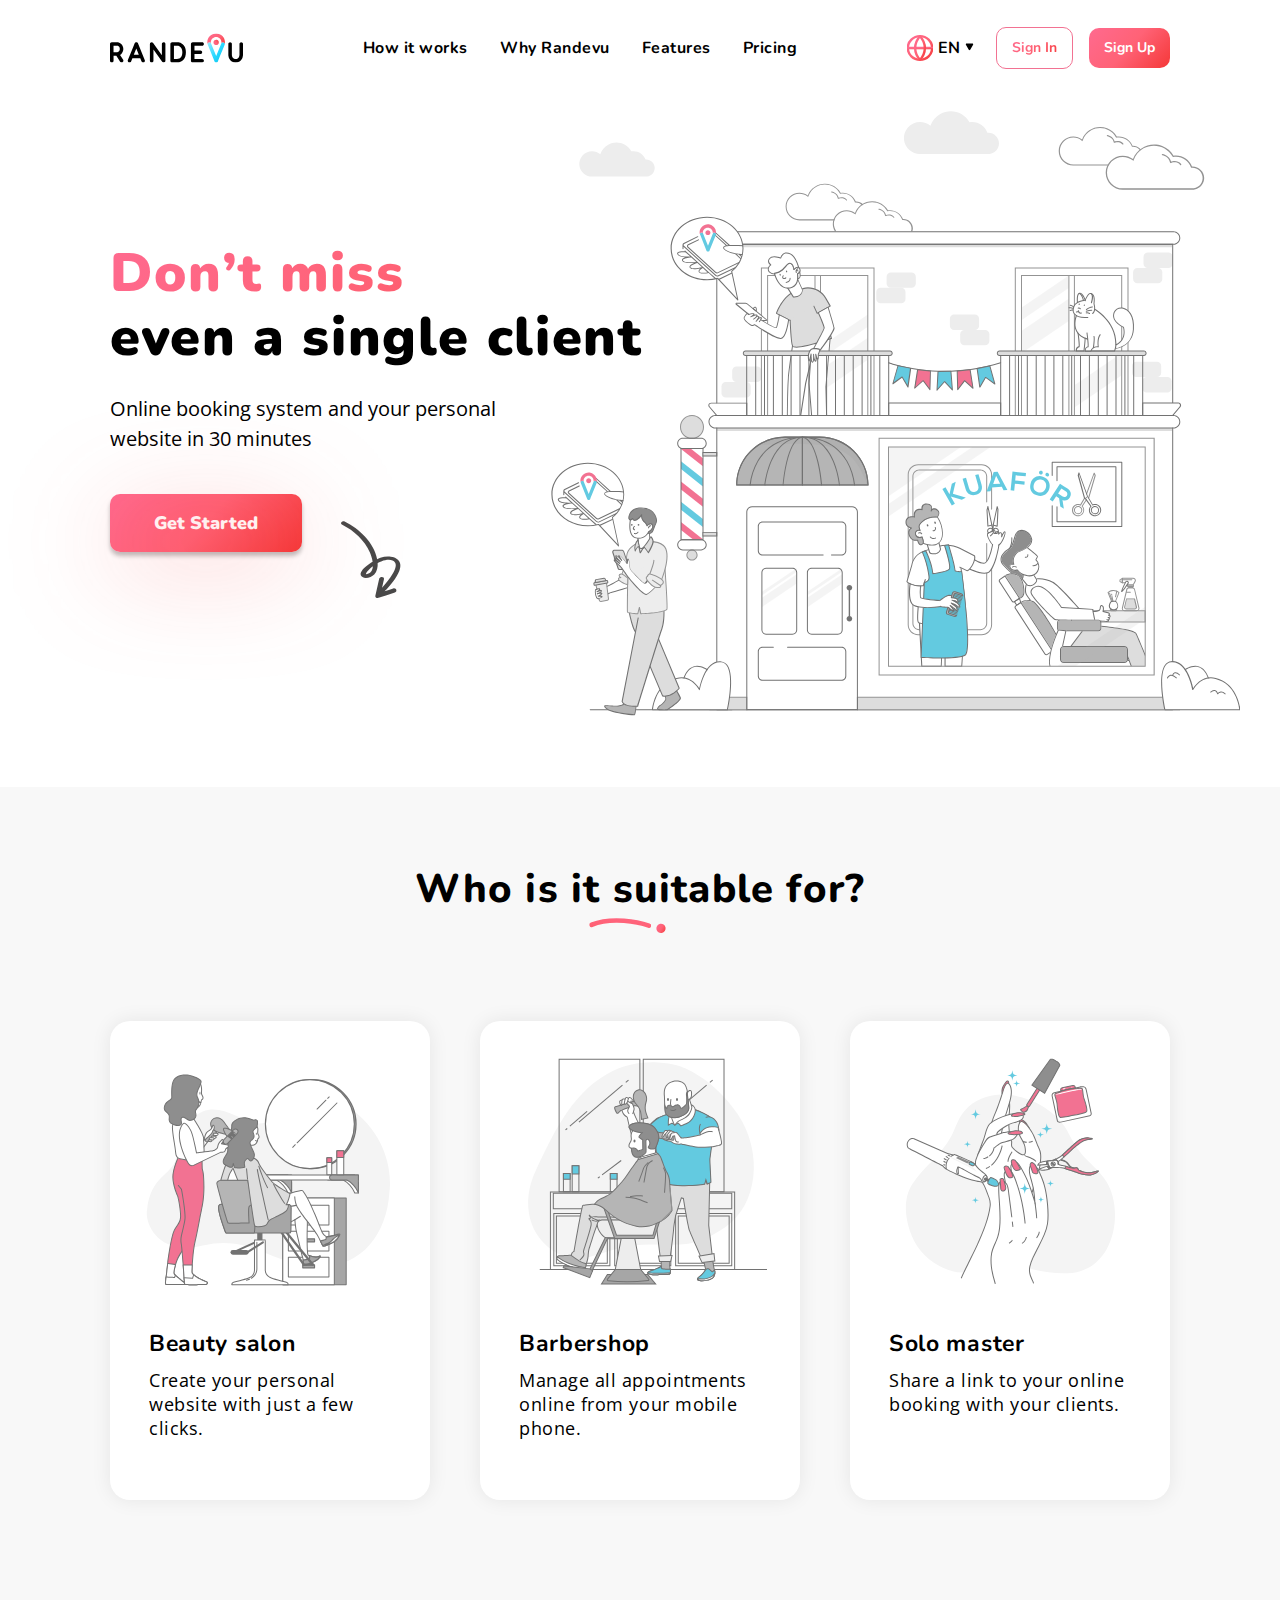
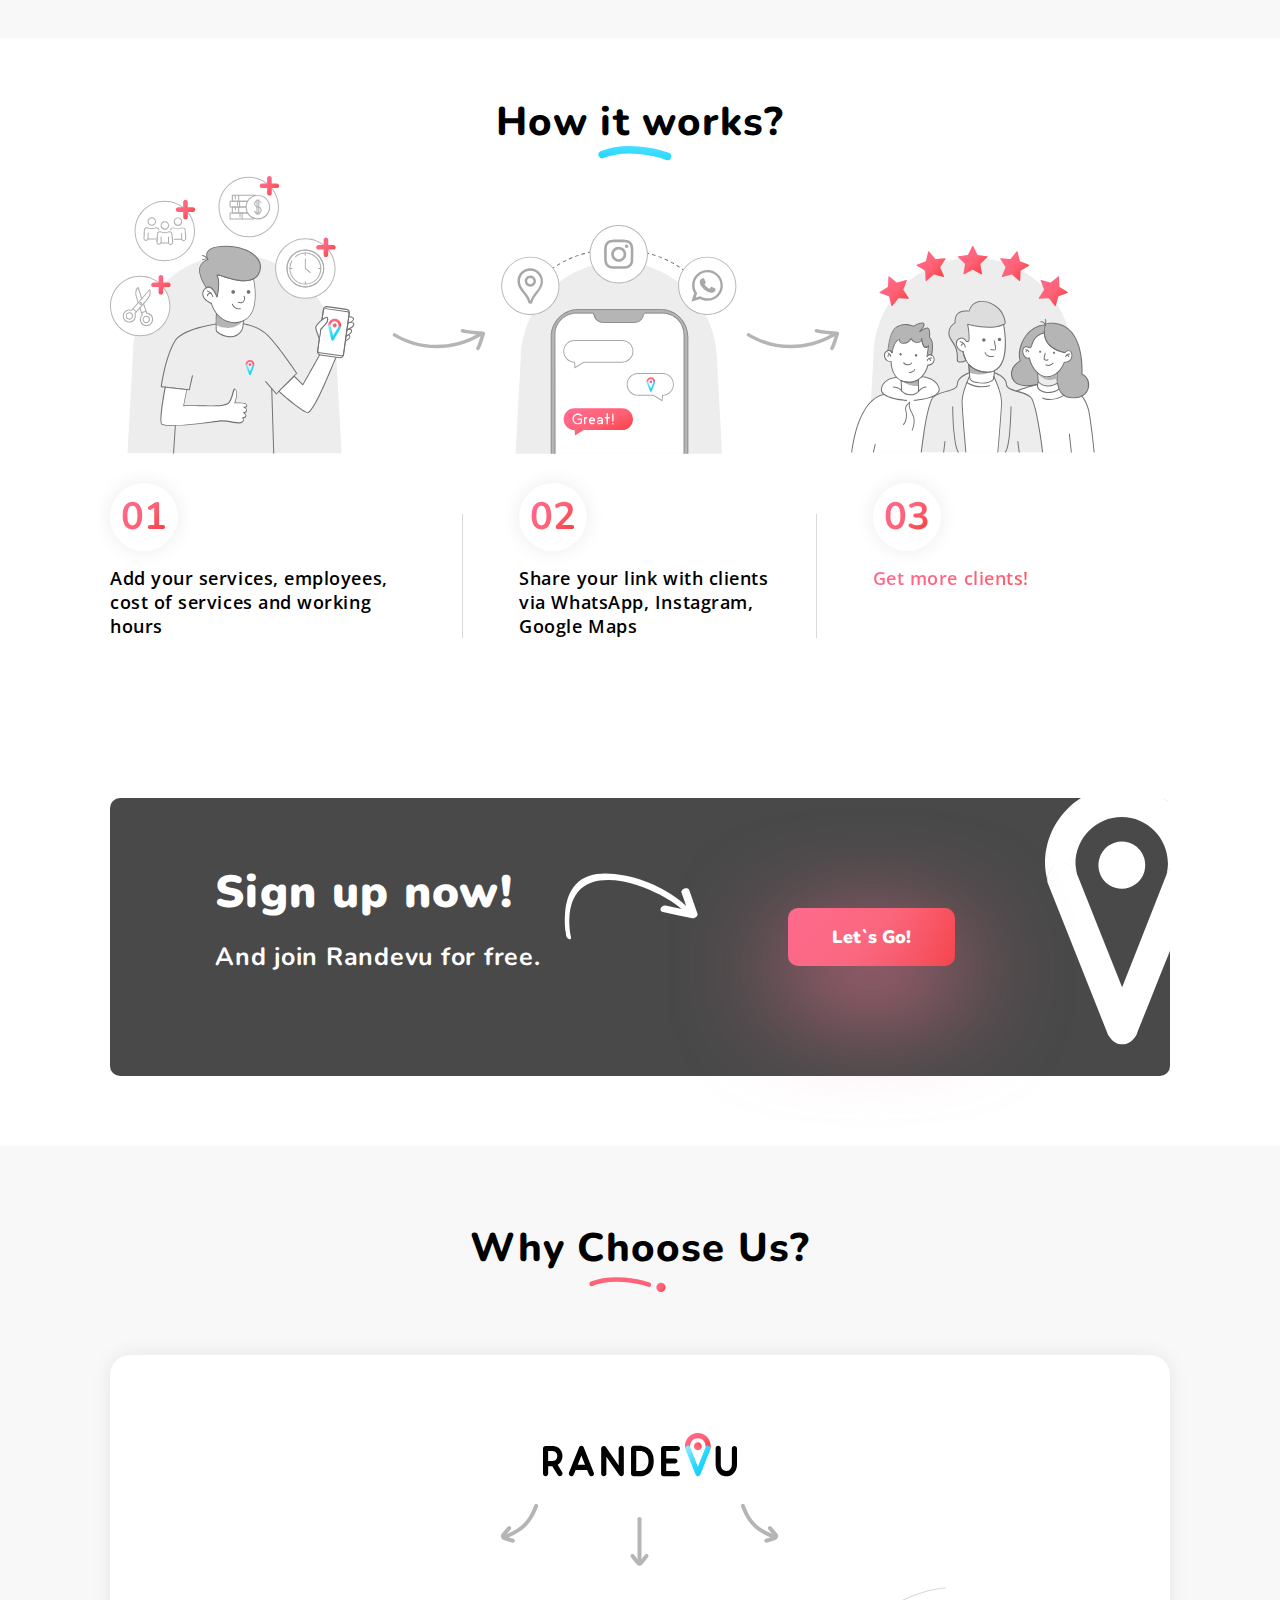
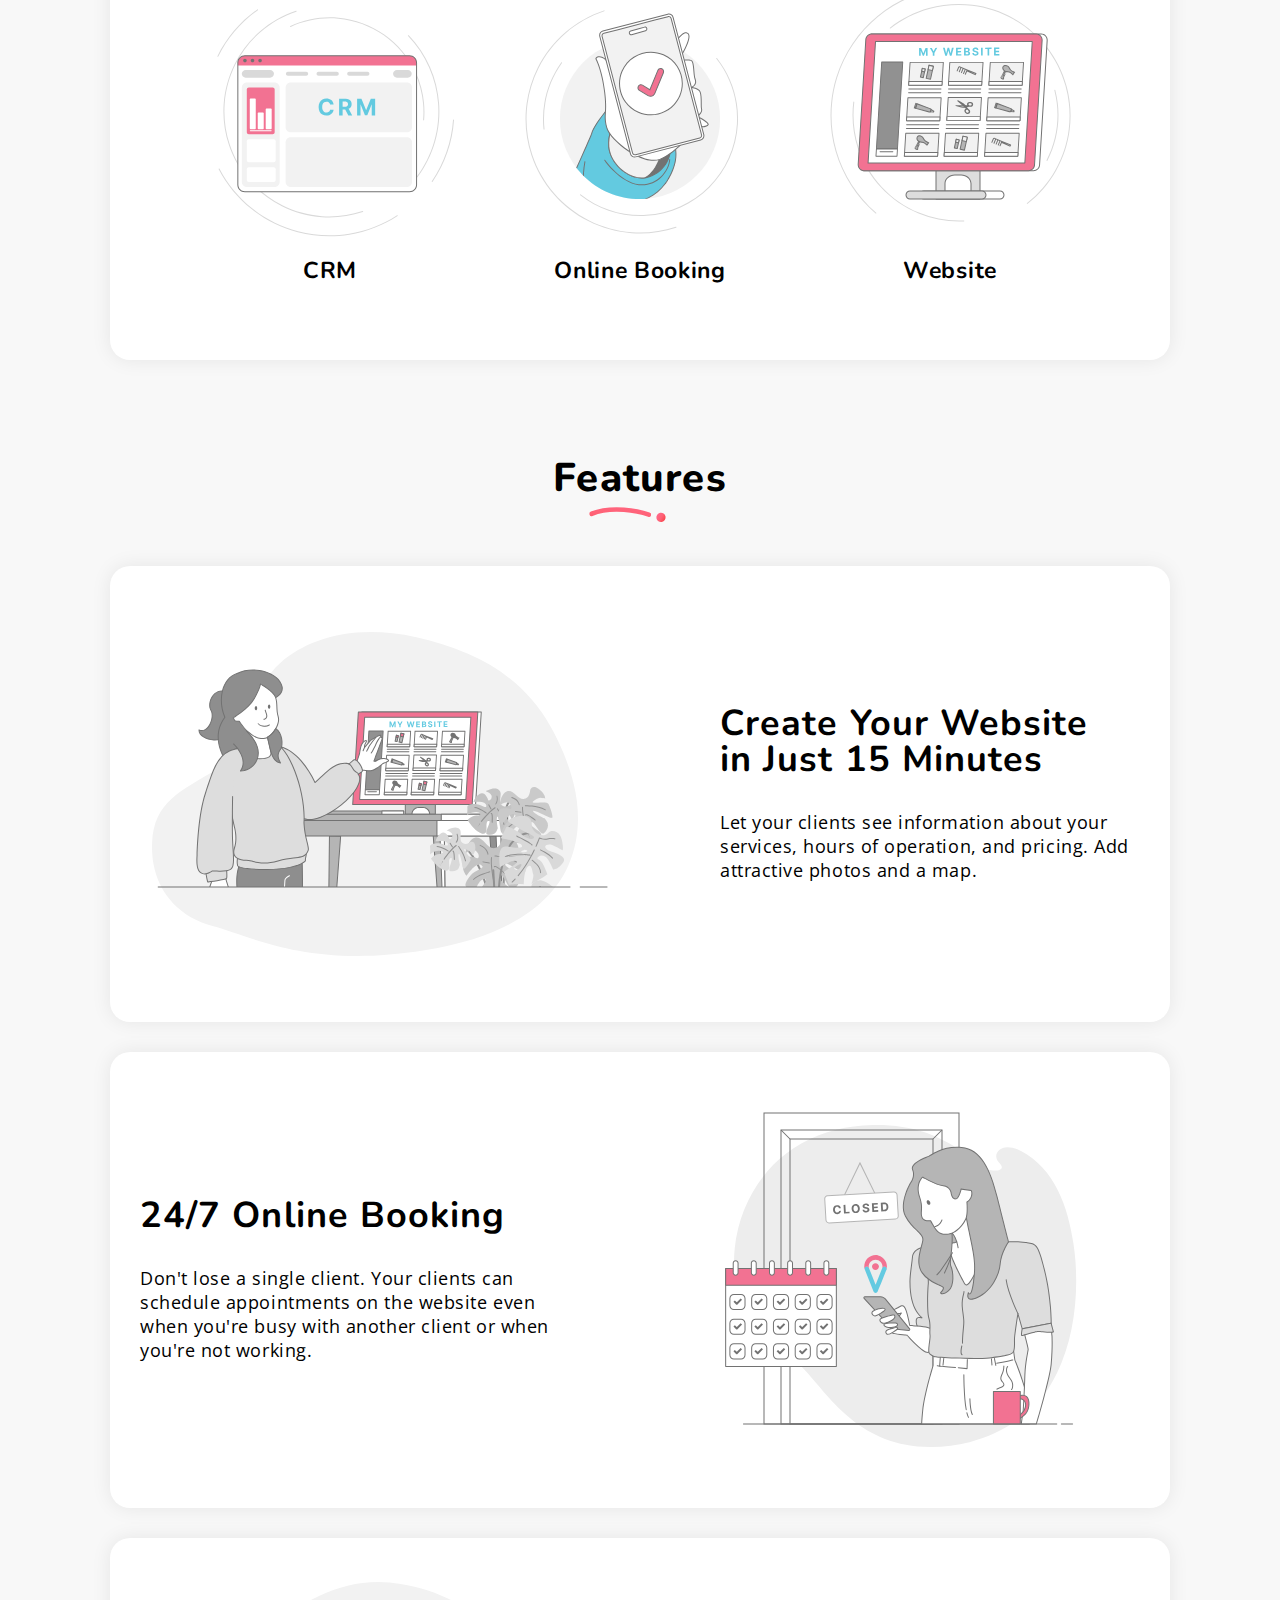
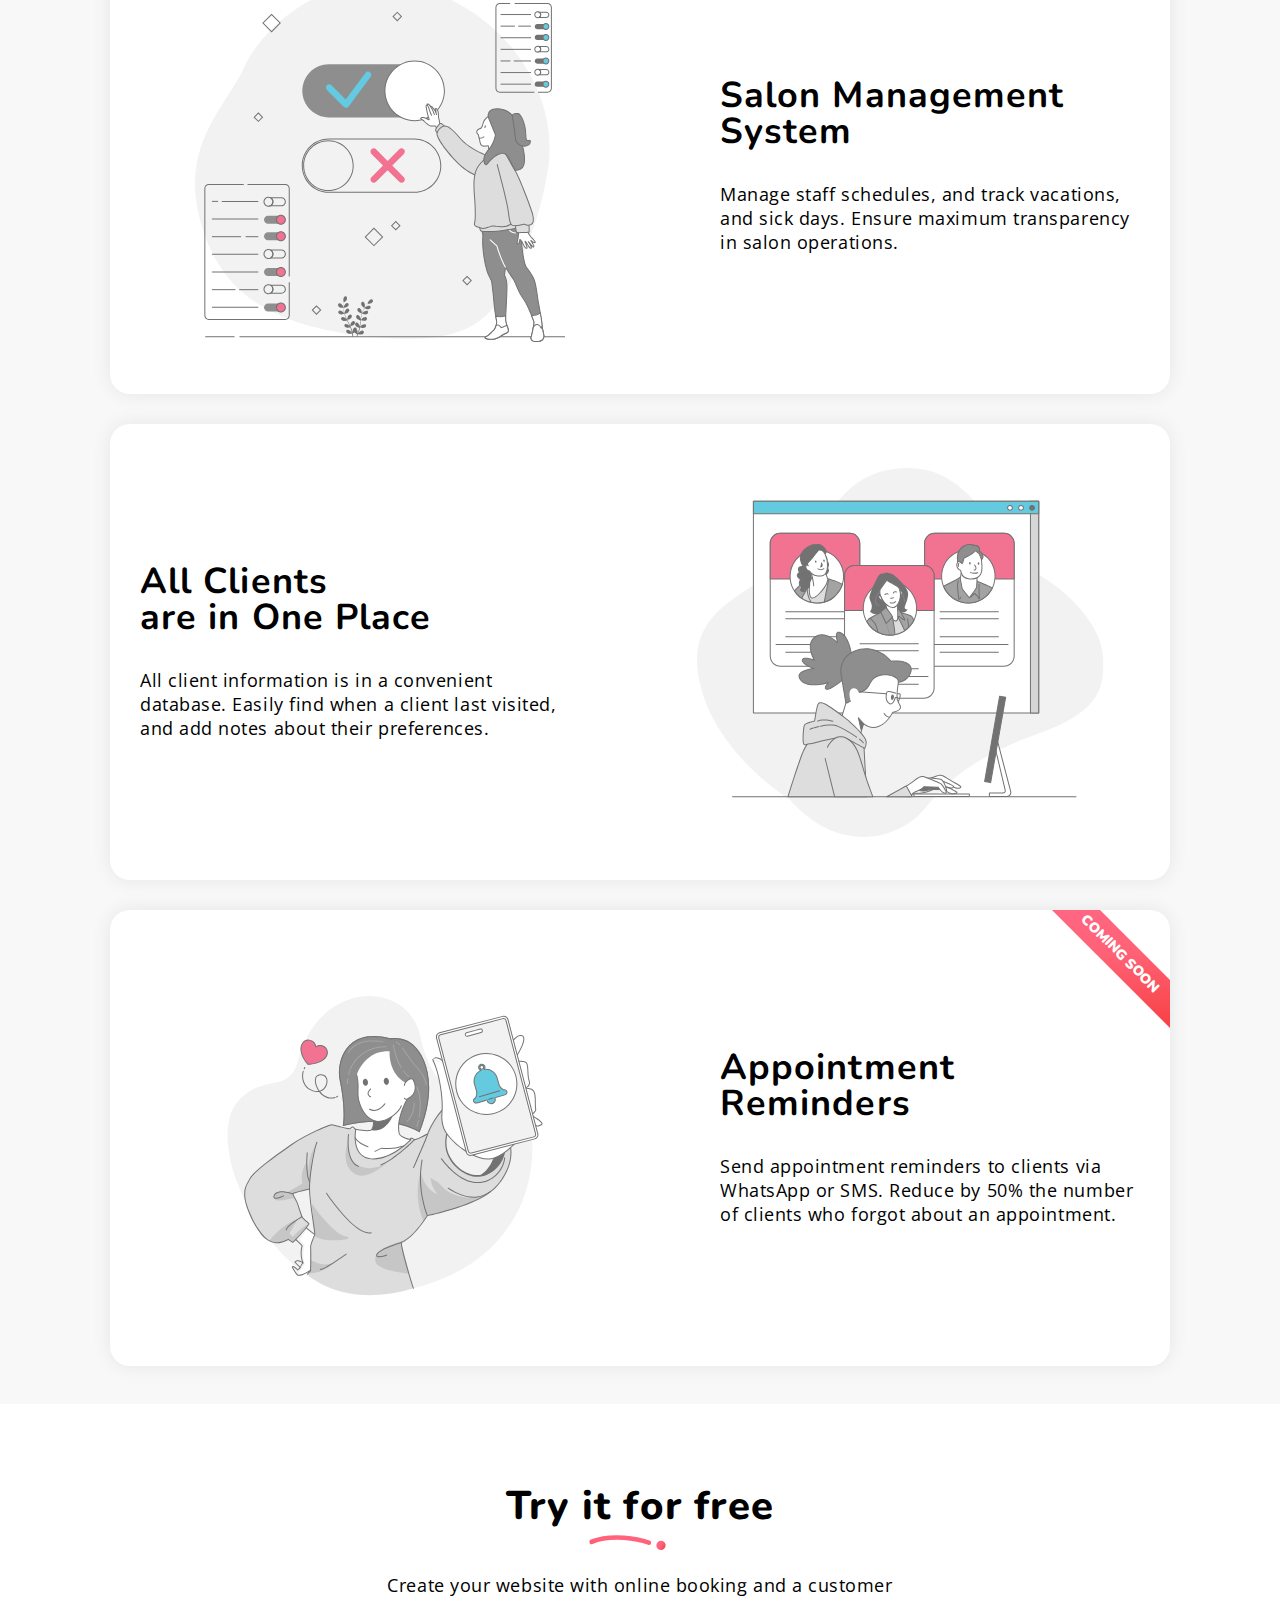
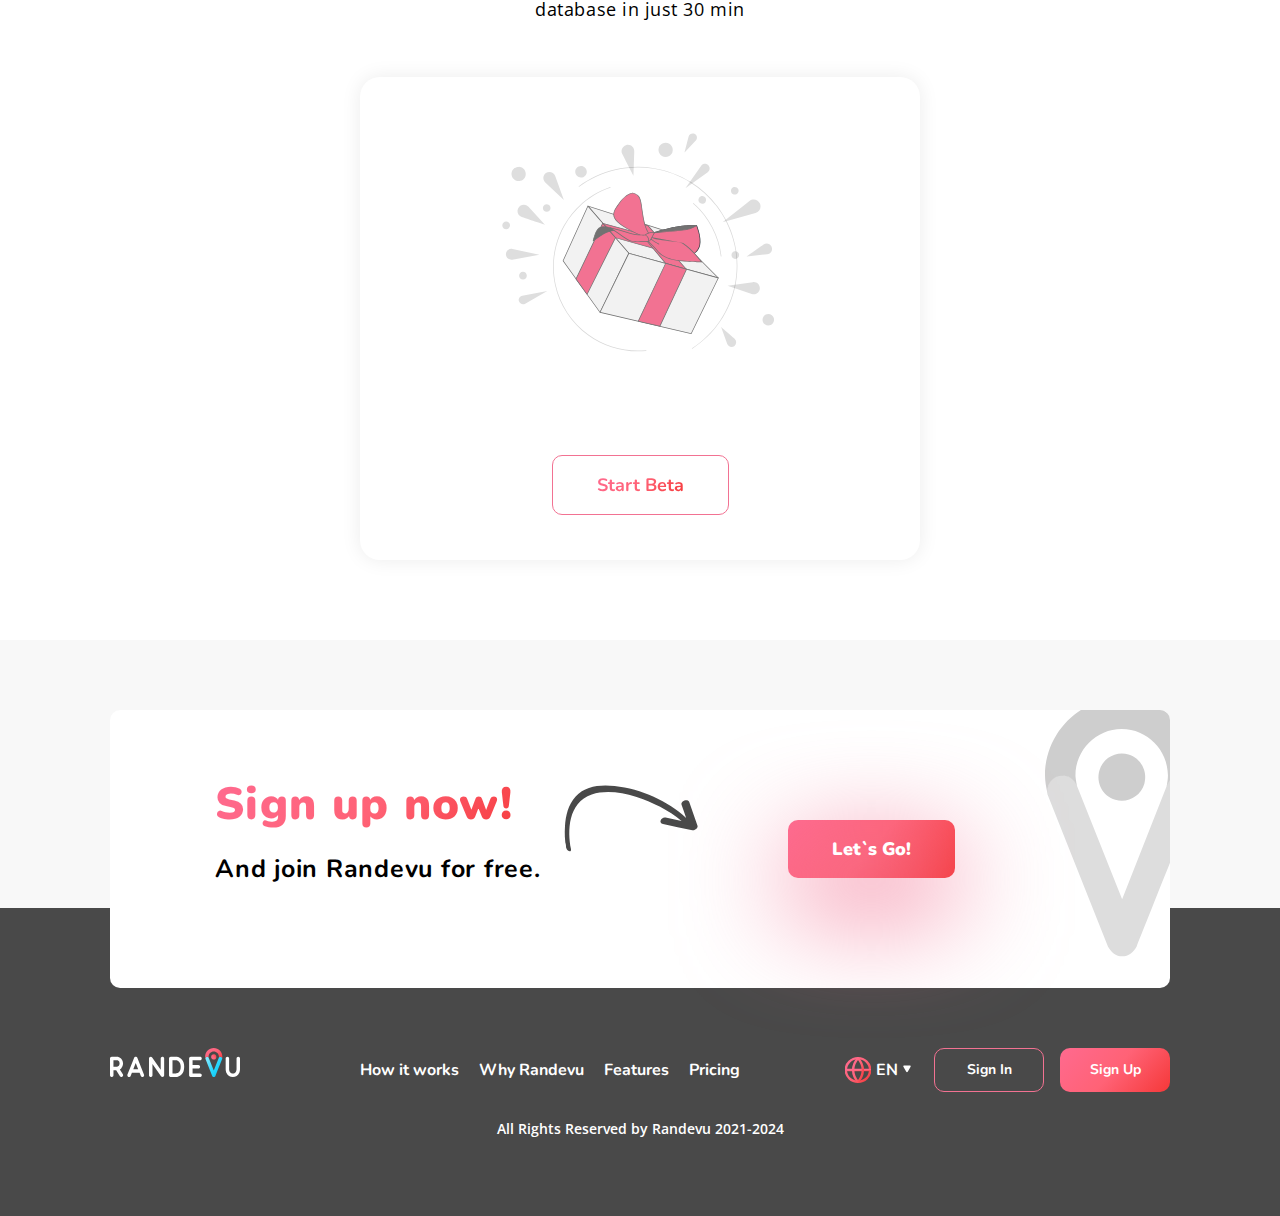
<file: index.html>
<!DOCTYPE html>
<html lang="en">
  <head>
    <meta charset="UTF-8" />
    <meta
      name="viewport"
      content="width=device-width, initial-scale=1.0, maximum-scale=1"
    />
    <title>Randevu</title>
    <link rel="stylesheet" href="css/normalize.css" type="text/css" />
    <link rel="stylesheet" href="css/reset.css" type="text/css" />

    <link rel="stylesheet" href="css/style.css" type="text/css" />
    <script defer src="js/script.js"></script>
  </head>
  <body>
    <!-- begin header -->
    <header class="header">
      <div class="container">
        <div class="header__inner">
          <!-- begin Navbar -->
          <nav class="nav">
            <div class="header__logo">
              <a href="#" class="header__logo-link">
                <img
                  class="header__logo-img"
                  src="./images/logo.svg"
                  width="133"
                  height="29"
                  alt="Logo"
                />
              </a>
            </div>
            <div class="menu__list-wrapper">
              <div class="header__left-wrapper">
                <ul class="menu__list">
                  <li class="menu__list-item">
                    <a class="menu__listlink" href="#how">How it works</a>
                  </li>
                  <li class="menu__list-item">
                    <a class="menu__listlink" href="#why">Why Randevu</a>
                  </li>
                  <li class="menu__list-item">
                    <a class="menu__listlink" href="#features">Features</a>
                  </li>
                  <li class="menu__list-item">
                    <a class="menu__listlink" href="#pricing">Pricing</a>
                  </li>
                </ul>
              </div>
              <div class="header__right-wrapper">
                <ul class="menu__list-btns active">
                  <li class="menu__list-item">
                    <a
                      href="#"
                      class="menu__list-itemlink menu__list-itemlink--signin button button--outlined"
                      ><span class="menu__link-text gradient-font"
                        >Sign In</span
                      >
                    </a>
                  </li>
                  <li class="menu__list-item">
                    <a
                      href="#"
                      class="menu__list-itemlink menu__list-itemlink--signup button button--filled"
                      ><span class="menu__link-text">Sign Up</span>
                    </a>
                  </li>
                </ul>

                <div class="header__language-wrapper">
                  <div
                    class="header__language header__language--landing language-select"
                  >
                    <button class="language-select__button">
                      <img
                        alt=""
                        class="language-select__button-img"
                        src="./images/icon-world.svg"
                      />
                      <span class="language-select__language-selected">EN</span>
                    </button>
                    <div class="language-select__list-wrapper">
                      <ul class="language-select__list">
                        <li class="language-select__list-item active">
                          <a>EN</a>
                        </li>
                        <li class="language-select__list-item"><a>DE</a></li>
                        <li class="language-select__list-item"><a>TR</a></li>
                      </ul>
                    </div>
                  </div>
                </div>
              </div>
            </div>
            <div class="menu__mobilebtns--wrapper">
              <div class="menu__burger">
                <span></span>
              </div>
            </div>
          </nav>

          <!-- end Navbar -->
        </div>
      </div>
    </header>
    <!-- end header -->
    <section class="intro">
      <div class="intro__inner">
        <div class="container">
          <div class="intro__wrapper">
            <div class="intro__content-left">
              <p class="intro__description">
                <span class="intro__description-span gradient-font"
                  >Don’t miss</span
                >
                even a single client
              </p>
              <h1 class="intro__title">
                Online booking system and your personal website in 30 minutes
              </h1>
              <a href="#" class="intro__btn button button--glow"
                ><span class="intro__btn-text">Get Started</span>
              </a>
            </div>
          </div>
        </div>

        <div class="intro__img-wrapper">
          <img
            class="intro__img"
            src="./images/first-screen-img.svg"
            alt="Illustration"
          />
        </div>
      </div>
    </section>
    <section class="target">
      <div class="container container--shadow">
        <h2 class="target__title section-title">Who is it suitable for?</h2>
        <div class="shadow__wrapper">
          <ul class="target__list">
            <li class="target__list-item target-card">
              <div class="target-card__inner">
                <img
                  src="./images/target-img-1.svg"
                  alt="Service image"
                  class="target-card__img"
                />

                <div class="target-card__content">
                  <h6 class="target-card__title">Beauty salon</h6>
                  <p class="target-card__description">
                    Create your personal website with just a few clicks.
                  </p>
                </div>
              </div>
            </li>
            <li class="target__list-item target-card">
              <div class="target-card__inner">
                <img
                  src="./images/target-img-2.svg"
                  alt="Service image"
                  class="target-card__img"
                  width="236"
                  height="236"
                />

                <div class="target-card__content">
                  <h6 class="target-card__title">Barbershop</h6>
                  <p class="target-card__description">
                    Manage all appointments online from your mobile phone.
                  </p>
                </div>
              </div>
            </li>
            <li class="target__list-item target-card">
              <div class="target-card__inner">
                <img
                  src="./images/target-img-3.svg"
                  alt="Service image"
                  class="target-card__img"
                  width="236"
                  height="236"
                />

                <div class="target-card__content">
                  <h6 class="target-card__title">Solo master</h6>
                  <p class="target-card__description">
                    Share a link to your online booking with your clients.
                  </p>
                </div>
              </div>
            </li>
          </ul>
        </div>
      </div>
    </section>
    <section class="how" id="how">
      <div class="container">
        <div class="how__inner">
          <h2 class="how__title section-title">How it works?</h2>
          <ul class="how__list">
            <li class="how__list-item how-card">
              <div class="how-card__inner">
                <div class="how-card__content">
                  <div class="how-card__number-wrapper">
                    <span class="how-card__number gradient-font">01</span>
                  </div>
                  <p class="how-card__description">
                    Add your services, employees,<br />
                    cost of services and working hours
                  </p>
                </div>

                <div class="how-card__img-wrapper">
                  <img
                    src="./images/how-img-1.svg"
                    alt="Process illustration"
                    class="how-card__img how-card__img--01"
                  />
                </div>
              </div>
            </li>
            <li class="how__list-item how-card">
              <div class="how-card__inner">
                <div class="how-card__content">
                  <div class="how-card__number-wrapper">
                    <span class="how-card__number gradient-font">02</span>
                  </div>
                  <p class="how-card__description">
                    Share your link with clients via WhatsApp, Instagram, Google
                    Maps
                  </p>
                </div>

                <div class="how-card__img-wrapper">
                  <img
                    src="./images/how-img-2.svg"
                    alt="Process illustration"
                    class="how-card__img how-card__img--02"
                  />
                </div>
              </div>
            </li>
            <li class="how__list-item how-card how-card--accent">
              <div class="how-card__inner">
                <div class="how-card__content">
                  <div class="how-card__number-wrapper">
                    <span class="how-card__number gradient-font">03</span>
                  </div>
                  <p class="how-card__description">Get more clients!</p>
                </div>

                <div class="how-card__img-wrapper">
                  <img
                    src="./images/how-img-3.svg"
                    alt="Process illustration"
                    class="how-card__img how-card__img--03"
                  />
                </div>
              </div>
            </li>
          </ul>
        </div>
      </div>
    </section>

    <section class="banner">
      <div class="container">
        <div class="banner__wrapper">
          <div class="banner__inner">
            <div class="banner__content">
              <h2 class="banner__title">Sign up now!</h2>
              <p class="banner__description">And join Randevu for free.</p>
            </div>
            <div class="banner__btn-wrapper">
              <button class="banner__btn button button--glowpink">
                <span class="banner__btn-text">Let`s Go!</span>
              </button>
            </div>
          </div>
        </div>
      </div>
    </section>

    <section class="choose" id="why">
      <div class="container container--shadow">
        <h2 class="choose__title section-title">Why Choose Us?</h2>
        <div class="shadow__wrapper">
          <div class="choose__inner">
            <div class="choose__logo-wrapper">
              <img
                src="./images/choose-logo.svg"
                alt="Randevu has..."
                class="choose__logo-img"
                width="194"
                height="67"
              />
            </div>
            <ul class="choose__list">
              <li class="choose__item">
                <img
                  src="./images/choose-img-crm.svg"
                  alt="Reason illustration"
                  class="choose__item-img"
                />
                <p class="choose__item-description">CRM</p>
              </li>
              <li class="choose__item">
                <img
                  src="./images/choose-img-booking.svg"
                  alt="Reason illustration"
                  class="choose__item-img"
                />
                <p class="choose__item-description">Online Booking</p>
              </li>
              <li class="choose__item">
                <img
                  src="./images/choose-img-website.svg"
                  alt="Reason illustration"
                  class="choose__item-img"
                />
                <p class="choose__item-description">Website</p>
              </li>
            </ul>
          </div>
        </div>
      </div>
    </section>

    <section class="features" id="features">
      <div class="container container--shadow">
        <h2 class="features__title section-title">Features</h2>
        <div class="shadow__wrapper">
          <ul class="features__list">
            <li class="feature__item feature-card">
              <div class="feature-card__inner">
                <div class="feature-card__img-wrapper">
                  <img
                    src="./images/feature-img-1.svg"
                    alt="Feature illustration"
                    class="feature-card__img"
                  />
                </div>
                <div class="feature-card__content">
                  <h6 class="feature-card__title">
                    Create Your Website in Just 15 Minutes
                  </h6>
                  <p class="feature-card__description">
                    Let your clients see information about your services, hours
                    of operation, and pricing. Add attractive photos and a map.
                  </p>
                </div>
              </div>
            </li>
            <li class="feature__item feature-card">
              <div class="feature-card__inner">
                <div class="feature-card__img-wrapper">
                  <img
                    src="./images/feature-img-2.svg"
                    alt="Feature illustration"
                    class="feature-card__img"
                  />
                </div>
                <div class="feature-card__content">
                  <h6 class="feature-card__title">24/7 Online Booking</h6>
                  <p class="feature-card__description">
                    Don't lose a single client. Your clients can schedule
                    appointments on the website even when you're busy with
                    another client or when you're not working.
                  </p>
                </div>
              </div>
            </li>
            <li class="feature__item feature-card">
              <div class="feature-card__inner">
                <div class="feature-card__img-wrapper">
                  <img
                    src="./images/feature-img-3.svg"
                    alt="Feature illustration"
                    class="feature-card__img"
                  />
                </div>
                <div class="feature-card__content">
                  <h6 class="feature-card__title">Salon Management System</h6>
                  <p class="feature-card__description">
                    Manage staff schedules, and track vacations, and sick days.
                    Ensure maximum transparency in salon operations.
                  </p>
                </div>
              </div>
            </li>
            <li class="feature__item feature-card">
              <div class="feature-card__inner">
                <div class="feature-card__img-wrapper">
                  <img
                    src="./images/feature-img-4.svg"
                    alt="Feature illustration"
                    class="feature-card__img"
                  />
                </div>
                <div class="feature-card__content">
                  <h6 class="feature-card__title">
                    All Clients are in One Place
                  </h6>
                  <p class="feature-card__description">
                    All client information is in a convenient database. Easily
                    find when a client last visited, and add notes about their
                    preferences.
                  </p>
                </div>
              </div>
            </li>
            <li class="feature__item feature-card feature-card--accent">
              <div class="feature-card__inner">
                <div class="feature-card__img-wrapper">
                  <img
                    src="./images/feature-img-5.svg"
                    alt="Feature illustration"
                    class="feature-card__img"
                  />
                </div>
                <div class="feature-card__content">
                  <h6 class="feature-card__title">Appointment Reminders</h6>
                  <p class="feature-card__description">
                    Send appointment reminders to clients via WhatsApp or SMS.
                    Reduce by 50% the number of clients who forgot about an
                    appointment.
                  </p>
                </div>
              </div>
            </li>
          </ul>
        </div>
      </div>
    </section>

    <section class="try" id="pricing">
      <div class="container container--shadow">
        <h2 class="try__title section-title">Try it for free</h2>
        <div class="shadow__wrapper">
          <p class="try__description">
            Create your website with online booking and a customer database in
            just 30 min
          </p>

          <div class="try__card-wrapper">
            <div class="try__card-inner">
              <img
                src="./images/try-gift-img.svg"
                alt=""
                class="try__card-img"
              />
              <div class="try__card-btnwrapper">
                <a href="#" class="try__card-btn button button--outlined"
                  ><span class="try__card-btntext gradient-font"
                    >Start Beta</span
                  >
                </a>
              </div>
            </div>
          </div>
        </div>
      </div>
    </section>

    <section class="signup">
      <div class="container">
        <div class="signup__wrapper">
          <div class="signup__inner">
            <div class="signup__content">
              <h2 class="signup__title gradient-font">Sign up now!</h2>
              <p class="signup__description">And join Randevu for free.</p>
            </div>
            <div class="signup__btn-wrapper">
              <button class="signup__btn button button--glowpink">
                <span class="signup__btn-text">Let`s Go!</span>
              </button>
            </div>
          </div>
        </div>
      </div>
    </section>

    <footer class="footer">
      <div class="container">
        <nav class="footer__nav">
          <div class="footer__logo-wrapper">
            <img
              src="./images/logo-footer.svg"
              alt="Randevu logo"
              class="footer__logo-img"
              width="130"
              height="29"
            />
          </div>

          <div class="footer__btns">
            <div class="footer__signin-block active">
              <a
                href="#"
                class="footer__btn footer__btn--signin button button--outlined"
                ><span>Sign In</span>
              </a>

              <a
                href="#"
                class="footer__btn footer__btn--signup button button--filled"
                ><span>Sign Up</span>
              </a>
            </div>
          </div>
          <div class="footer__menu-wrapper">
            <ul class="footer__menu-list">
              <li class="footer__menu-item">
                <a href="#how" class="footer__menu-link">How it works</a>
              </li>
              <li class="footer__menu-item">
                <a href="#why" class="footer__menu-link">Why Randevu</a>
              </li>
              <li class="footer__menu-item">
                <a href="#features" class="footer__menu-link">Features</a>
              </li>
              <li class="footer__menu-item">
                <a href="#pricing" class="footer__menu-link">Pricing</a>
              </li>
            </ul>
            <div
              class="footer__language language-select language-select--white"
            >
              <button class="language-select__button">
                <img
                  alt=""
                  class="language-select__button-img"
                  src="./images/icon-world.svg"
                />
                <span class="language-select__language-selected">EN</span>
              </button>
              <div class="language-select__list-wrapper">
                <ul class="language-select__list">
                  <li class="language-select__list-item active">
                    <a>EN</a>
                  </li>
                  <li class="language-select__list-item"><a>DE</a></li>
                  <li class="language-select__list-item"><a>TR</a></li>
                </ul>
              </div>
            </div>
          </div>
        </nav>
        <p class="footer__copyright">
          All Rights Reserved by Randevu 2021-2024
        </p>
      </div>
    </footer>

    <div class="overlay"></div>
  </body>
</html>
</file>
<file: css/style.css>
@import url('https://fonts.googleapis.com/css2?family=Open+Sans:wght@300..800&display=swap');

@import url('https://fonts.googleapis.com/css2?family=Nunito:wght@200..1000&display=swap');

/* GLOBAL */

:root {
  --contentMain: #000000; /* Цвет шрифта по умолчанию */

  --backgroundMain: #ffffff; /* Цвет фона по умолчанию */
  --backgroundSecondary: #f8f8f8; /* Светло-серый фон */
  --backgroundGrey: #494949;
  --accentMain: #f27292;

  /* Gradients background */
  --gradientMain: linear-gradient(
    132deg,
    #ff6a8f 0%,
    #ff6276 49.48%,
    #f53838 100%
  );

  --gradientActive: linear-gradient(
    132deg,
    #fe295e 0%,
    #f2445a 49.48%,
    #ff0e0e 100%
  );
}

html {
  /* font-size: 10px; */
  /* 10px / 16px = 0.625 = 62.5% */
  font-size: 62.5%;
}

body {
  height: 100%;
  min-width: 32rem;
  min-height: 100vh;
  font-family: 'Nunito', 'Tahoma', sans-serif;
  background: var(--backgroundMain);
  color: var(--contentMain);
  font-weight: 700;
  font-size: 1.6rem;
  line-height: 2.4rem;
  word-wrap: break-word;
  position: relative;
}

.container {
  width: 100%;
  margin: 0 auto;
  padding: 0 2rem;
}

.container.container--shadow {
  padding: 0 0.5rem;
}

.shadow__wrapper {
  margin: 0 auto;
  padding: 0 1.5rem;
  overflow: visible;
}

.disable-scroll {
  overflow: hidden;
  height: 100vh;
  width: 100%;
  position: fixed;
  left: 0;
  top: 0;
}

.main {
  flex: 1 0 auto;
}

.footer {
  flex: 0 0 auto;
}

.visually-hidden:not(:focus):not(:active) {
  position: absolute;

  width: 1px;
  height: 1px;
  margin: -1px;
  border: 0;
  padding: 0;

  white-space: nowrap;

  clip-path: inset(100%);
  clip: rect(0 0 0 0);
  overflow: hidden;
}

@keyframes rotate {
  0% {
    transform: rotate(0);
  }

  100% {
    transform: rotate(360deg);
  }
}

/* Base styles */

.gradient-font {
  background-image: linear-gradient(
    132deg,
    #ff6a8f 0%,
    #ff6276 49.48%,
    #f53838 100%
  );
  color: transparent;
  background-clip: text;
  -webkit-background-clip: text;
}

.button {
  display: inline-flex;
  align-items: center;
  justify-content: center;
  background: var(--backgroundMain);
  font-weight: 700;
  padding: 0.8rem 1.5rem;
  border-radius: 1rem;

  opacity: 1;
  transition: all 0.3s;
  border: none;
  cursor: pointer;
}

.button.button--outlined {
  position: relative;
  background: var(--backgroundMain);

  -webkit-background-clip: text;
  background-clip: padding-box; /* !importanté */
  -webkit-background-clip: padding-box;
  border: 1px solid var(--accentMain); /* !importanté */
  transition: all 0.5s ease;
}

.button.button--outlined:hover,
.button.button--outlined:focus {
  background: linear-gradient(132deg, #ff6a8f 0%, #ff6276 49.48%, #f53838 100%);
  transition: all 0.5s ease;
}

.button.button--outlined:hover .button.button--outlined::before,
.button.button--outlined:focus .button.button--outlined::before {
  background: transparent;
  opacity: 0;
}

.button.button--outlined:hover .gradient-font,
.button.button--outlined:focus .gradient-font {
  background-clip: border-box;
  background-image: none;
  color: var(--backgroundMain);
}

.button.button--outlined:hover svg,
.button.button--outlined:hover svg stop,
.button.button--outlined:focus svg,
.button.button--outlined:focus svg stop {
  stop-color: var(--backgroundMain);
}

.button.button--filled,
.button.button--glow,
.button.button--glowpink {
  background: linear-gradient(132deg, #ff6a8f 0%, #ff6276 49.48%, #f53838 100%);
  color: var(--backgroundMain);
  transition: all 0.5s ease;
}

.button.button--filled:hover,
.button.button--filled:focus,
.button.button--glow:hover,
.button.button--glow:focus,
.button.button--glowpink:hover,
.button.button--glowpink:focus {
  background: linear-gradient(132deg, #fe295e 0%, #f2445a 49.48%, #ff0e0e 100%);
}

.button.button--glow,
.button.button--glowpink {
  position: relative;
  font-weight: 700;
  font-size: 1.5rem;
  line-height: 1.8rem;
  padding: 1.2rem 3rem;
  z-index: 2;
}

.button.button--glow::after {
  content: '';
  position: absolute;
  top: 50%;
  right: 0;
  left: 0;

  filter: blur(38.48936462402344px);
  border-radius: 1rem;
  width: 100%;
  height: 2.6rem;
  background: rgba(245, 56, 56, 0.35);
  z-index: 1;
}

.button.button--glowpink::after {
  content: '';
  position: absolute;
  top: 50%;
  right: 0;
  left: 0;

  border-radius: 1rem;
  width: 100%;
  height: 2.6rem;

  z-index: 1;
  filter: blur(54px);
  background: var(--accentMain);
}

.button.button--glowpink span {
  z-index: 3;
}
.section-title {
  font-weight: 800;
  font-size: 2.5rem;
  line-height: 2.8rem;
  letter-spacing: 0.03em;
  text-align: center;
}

.overlay {
  display: none;
  position: fixed;
  top: 0;
  left: 0;
  right: 0;
  bottom: 0;
  width: 100%;
  height: 100%;

  background: rgba(0, 0, 0, 0.4);

  z-index: 55;
  cursor: pointer;
}
.overlay.overlay--show {
  display: block;
}

/* Header */

.header {
  position: fixed;
  z-index: 70;
  width: 100%;
  background-color: var(--backgroundMain);
}

.header__inner {
  padding: 2.7rem 0;
}

.header__language-wrapper {
  display: flex;
  align-items: center;
  justify-content: center;
}

/* Nav */

.nav {
  display: flex;
  justify-content: space-between;
  align-items: center;
}

/* Language select */

.language-select {
  position: relative;
}

.language-select__button {
  position: relative;
  display: flex;
  justify-content: center;
  align-items: center;
  font-weight: 700;
  font-size: 1.6rem;
  line-height: 2rem;
  color: var(--contentMain);
  background-color: transparent;
  margin: 0 auto;
  padding: 0 2rem 0 0;
  border: none;
  outline: none;
  z-index: 10;
  cursor: pointer;
}

.language-select.language-select--white .language-select__button {
  color: var(--backgroundMain);
}

.language-select__button::after {
  position: absolute;
  content: '';
  border: none;
  background-image: url('./../images/icon-select-arrow.svg');
  background-repeat: no-repeat;
  top: 55%;
  transform: translateY(-50%);
  right: 0;
  width: 1.6rem;
  height: 1.6rem;
}

.language-select__button:focus {
  outline: 0;
}

.language-select__button.focused {
  border: 1px solid var(--accentFocused);
}
.language-select.language-select--white .language-select__button::after {
  background-image: url('./../images/icon-select-arrow-white.svg');
}

.language-select__button-img {
  width: 2.6rem;
  height: 2.6rem;
  object-fit: cover;
  margin-right: 0.5rem;
}

.language-select__language-selected {
  font-size: 1.6rem;
  line-height: 1.6rem;
  cursor: pointer;
}

.language-select__list-wrapper {
  opacity: 0;
  visibility: hidden;
  position: absolute;
  right: 0;
  margin-top: 1rem;
  background: var(--backgroundMain);
  overflow: hidden;
  padding: 0.5rem 0;
  min-width: 6rem;

  z-index: 5;
  border-radius: 0.8rem;
  border: 1px solid var(--backgroundExtraLight);
  transition: all 0.3s;
}

.language-select.language-select--white .language-select__list-wrapper {
  margin-top: 0;
  bottom: 4rem;
}

.language-select__list-wrapper.active {
  opacity: 1;
  visibility: visible;
}

.language-select__list {
  overflow: hidden;
}

.language-select__list-item {
  position: relative;
  text-align: center;

  display: flex;
  justify-content: flex-start;
  align-items: center;
  font-weight: 700;
  font-size: 1.6rem;
  line-height: 1.6rem;
  padding: 1rem;
  cursor: pointer;
  opacity: 1;
  transition: all 0.3s;
}

.language-select__list-item:hover,
.language-select__list-item:focus {
  cursor: pointer;
}

.language-select__list-item.active {
  color: var(--accentMain);
  font-weight: 700;
}

.language-select__list-item.active a,
.language-select__list-item:hover a {
  color: var(--accentMain);
  text-decoration: underline;
  font-weight: 700;
}

/* Menu burger */
.menu__burger {
  display: block;
  position: relative;
  height: 3rem;
  width: 2.4rem;
  margin-left: 2rem;
  cursor: pointer;
  outline: none;
  border: none;
}
.menu__burger span {
  position: absolute;
  top: 1.3rem;
  right: 0.2rem;
  width: 2rem;
  background: var(--contentMain);
  height: 0.2rem;
  border-radius: 2px;
  transition: all 0.3s ease-in-out;
}
.menu__burger::before,
.menu__burger::after {
  content: '';
  position: absolute;
  height: 0.2rem;
  width: 2rem;
  background: var(--contentMain);
  border-radius: 2px;
  transition: all 0.6s ease-in-out;
}

.menu__burger::before {
  top: 0.5rem;
  right: 0.2rem;
}

.menu__burger::after {
  bottom: 0.7rem;
  right: 0.2rem;
}

.menu__burger.open span {
  transform: translateX(-30px);
  background: transparent;
}

.menu__burger.open::before {
  transform: rotate(45deg) translate(6px, 6px);
}

.menu__burger.open::after {
  transform: rotate(-45deg) translate(5px, -6px);
}

/* Menu */

.menu__mobilebtns--wrapper {
  display: flex;
  justify-content: space-between;
  align-items: center;
}

.menu__list-wrapper {
  position: absolute;
  top: 0;
  left: 0;
  right: 0;
  padding: 2rem 2rem 3.6rem 2rem;
  transform: translateY(-500%);
}

.menu__list-wrapper.active {
  display: flex;
  flex-direction: column;
  z-index: 60;
  top: 8.2rem;
  width: 100%;
  background-color: var(--backgroundMain);
  transition: all 0.6s;
  transform: translateY(0);
}

.menu__list {
  margin-bottom: 4rem;
}

.menu__list-item {
  display: block;
  width: 100%;
  text-align: center;
}

.menu__listlink {
  position: relative;
  display: block;
  color: var(--contentMain);
  font-size: 2.5rem;
  font-weight: 700;
  letter-spacing: 0.03em;
  padding: 1.6rem;
  cursor: pointer;
}

.menu__list-itemlink {
  display: flex;
  font-size: 1.4rem;
}

.menu__list-itemlink.menu__list-itemlink--signin {
  margin-bottom: 1.6rem;
}

.menu__list-itemlink.menu__list-itemlink--signup {
  margin-bottom: 3.6rem;
}

.menu__logout-block {
  display: none;
}

.menu__logout-block.active {
  display: block;
  margin-left: 1.6rem;
}

.menu__list-btns {
  display: none;
}

.menu__list-btns.active {
  display: block;
}

/* Section INTRO */

.intro {
  padding-top: 11.2rem;
  padding-bottom: 7rem;
}

.intro__img-wrapper {
  width: 31.2rem;
  height: 28.1rem;
  background-image: url('../images/first-screen-img.svg');
  background-position: center center;
  background-repeat: no-repeat;
  margin: 0 auto;
  background-size: contain;
}

.intro__description {
  max-width: 56rem;

  font-weight: 900;

  font-size: 4rem;
  line-height: 4.8rem;
  letter-spacing: 0.03em;
  margin-bottom: 1rem;
}

.intro__description-span {
  display: block;
}

.intro__title {
  font-family: 'Open Sans', 'Arial', sans-serif;
  font-weight: 400;
  font-size: 1.6rem;
  line-height: 2.4rem;
  margin-bottom: 2rem;
}

.intro__btn {
  margin-bottom: 5.2rem;
}

.intro__btn,
.intro__btn span {
  font-weight: 900;
}

.intro__btn::before {
  content: '';
  position: absolute;
  width: 6.7rem;
  height: 6.6rem;
  background-image: url('../images/first-screen-arrow.svg');
  background-size: contain;
  background-repeat: no-repeat;

  bottom: -4.8rem;
  right: -7rem;
}

/* Section TARGET */

.target {
  background-color: var(--backgroundSecondary);
  padding: 4rem 0;
}

.target__title {
  position: relative;
  padding: 0 1.5rem;
  margin-bottom: 5rem;
}

.target__title::before,
.choose__title::before,
.features__title::before,
.try__title::before {
  content: '';
  display: block;
  position: absolute;

  width: 9.4rem;
  height: 5.8rem;
  bottom: -4.4rem;
  left: 50%;
  transform: translateX(-50%);

  background-image: url('../images/target-decor.svg');
  background-size: contain;
  background-repeat: no-repeat;
}
.target-card {
  width: 100%;
  box-shadow: 0 0 20px 0 rgba(0, 0, 0, 0.08);
  background-color: var(--backgroundMain);
  border-radius: 2rem;
  padding: 2rem 2rem 2.4rem;
}

.target-card:not(:last-child) {
  margin-bottom: 1.6rem;
}

.target-card__img {
  width: 100%;
  height: 23.6rem;
  object-fit: contain;
  margin-bottom: 1.5rem;
}

.target-card__content {
  padding: 0 1.5rem;
}

.target-card__title {
  font-weight: 700;
  font-size: 1.8rem;
  line-height: 2.7rem;
  letter-spacing: 0.03em;
  margin-bottom: 1rem;
}

.target-card__description {
  font-family: 'Open Sans', 'Arial', sans-serif;
  font-weight: 400;
  font-size: 1.6rem;
  line-height: 2.4rem;

  letter-spacing: 0.03em;
}

/* Section HOW */

.how {
  padding-top: 5.8rem;
}

.how__inner {
  padding: 0 2rem 0 4rem;
}

.how__title {
  position: relative;
  margin-bottom: 5.5rem;
}

.how__title::after {
  position: absolute;
  content: '';
  width: 5rem;
  height: 1.2rem;
  background-image: url('../images/how-decor.svg');
  background-size: contain;
  background-repeat: no-repeat;

  bottom: -1.5rem;
  left: 40%;
}

.how-card {
  position: relative;
  margin-bottom: 5rem;
  z-index: 1;
}

.how-card:not(:last-child)::after {
  position: absolute;
  content: '';
  width: 2.8rem;
  height: 10.2rem;
  background-image: url('../images/how-arrow.svg');
  background-size: contain;
  background-repeat: no-repeat;
  bottom: -7.4rem;
  right: 2rem;

  z-index: 2;
}

.how-card__number-wrapper {
  display: flex;
  justify-content: center;
  align-items: center;
  width: 5.4rem;
  height: 5.4rem;
  border-radius: 50%;
  background-color: var(--backgroundMain);
  box-shadow: 0 0 20px 0 rgba(0, 0, 0, 0.08);
  padding: 1rem;
  margin-bottom: 1rem;
}

.how-card__number {
  font-size: 3rem;
  line-height: 3rem;
  //letter-spacing: 0.03em;
}

.how-card__description {
  font-family: 'Open Sans', 'Arial', sans-serif;
  font-weight: 600;
  font-size: 1.6rem;
  line-height: 2.4rem;

  letter-spacing: 0.03em;
  color: var(--contentMain);
  padding: 0 1.5rem 0 1rem;
  margin-bottom: 1rem;
}

.how-card.how-card--accent .how-card__description {
  background-image: linear-gradient(
    132deg,
    #ff6a8f 0%,
    #ff6276 49.48%,
    #f53838 100%
  );
  color: transparent;
  background-clip: text;
  -webkit-background-clip: text;
}

.how-card__img {
  width: 17.5rem;
  height: auto;
}

/* Section BANNER */

.banner {
  padding: 3.2rem 0;
}

.banner__wrapper {
  background-color: #494949;
  background-image: url('../images/banner-detail.svg');
  background-size: 8.4rem 14.1rem;
  background-repeat: no-repeat;
  background-position: top 60% right -4.2rem;
  min-height: 24.5rem;
  border-radius: 0.5rem;
}
.banner__inner {
  padding: 3.2rem 3.2rem 3.6rem;
}

.banner__title {
  font-weight: 900;
  font-size: 3.5rem;
  line-height: 3.8rem;
  letter-spacing: 0.03em;
  color: var(--backgroundMain);
  margin-bottom: 1.5rem;
}

.banner__description {
  position: relative;
  max-width: 16rem;
  font-size: 1.8rem;
  line-height: 2.2rem;
  letter-spacing: 0.03em;
  margin-bottom: 3.5rem;
  color: var(--backgroundMain);
}

.banner__description::after {
  position: absolute;
  content: '';
  display: block;
  width: 4rem;
  height: 6.9rem;
  background-image: url('../images/banner-arrow.svg');
  background-size: contain;
  background-repeat: no-repeat;
  bottom: -4rem;
  right: -3.3rem;
  z-index: 3;
}

.banner__btn {
  min-width: 13.4rem;
}

.banner__btn,
.banner__btn span {
  font-weight: 900;
}

/* Section CHOOSE */

.choose {
  background-color: var(--backgroundSecondary);
  padding: 5.6rem 0 2.4rem;
}

.choose__title {
  position: relative;
  display: none;
}

.choose__inner {
  border-radius: 2rem;
  box-shadow: 0 0 20px 0 rgba(0, 0, 0, 0.08);
  background: var(--backgroundMain);
  padding: 2.4rem 3.5rem 3.2rem;
}

.choose__logo-wrapper {
  margin-bottom: 3.5rem;
  position: relative;
}

.choose__logo-img {
  margin: 0 auto;
}

.choose__item {
  position: relative;
  padding: 1rem 0;
}

.choose__logo-wrapper::after {
  position: absolute;
  content: '';
  display: block;
  width: 0.2rem;
  height: 3.2rem;
  background-color: #b5b5b5;
  bottom: -3rem;
  right: 50%;
  transform: translateX(50%);
}

.choose__item:not(:last-child)::after {
  position: absolute;
  content: '';
  display: block;
  width: 0.2rem;
  height: 4rem;
  background-color: #b5b5b5;
  bottom: -4rem;
  right: 50%;
  transform: translateX(-50%);
}
.choose__item:not(:last-child) {
  margin-bottom: 4rem;
}

.choose__item-img {
  width: 21rem;
  height: 21rem;
  object-fit: contain;
  margin: 0 auto 2rem;
}

.choose__item-description {
  text-align: center;
  font-size: 2.3rem;
  line-height: 2.8rem;
  letter-spacing: 0.03em;
}

/* Section FEATURES */

.features {
  padding: 5.8rem 0 3.8rem;
  background-color: var(--backgroundSecondary);
}

.features__title {
  position: relative;
  margin-bottom: 6.6rem;
}

.feature-card {
  width: 100%;
  box-shadow: 0 0 20px 0 rgba(0, 0, 0, 0.08);
  background-color: var(--backgroundMain);
  border-radius: 2rem;
  padding: 2rem 2rem 3rem;
}

.feature-card:not(:last-child) {
  margin-bottom: 2rem;
}

.feature-card.feature-card--accent {
  position: relative;
  z-index: 1;
  overflow: hidden;
}

.feature-card.feature-card--accent::before {
  position: absolute;

  content: 'COMING SOON';
  min-height: 3.4rem;
  display: flex;
  flex-direction: row;

  align-items: center;
  justify-content: center;

  font-weight: 900;
  font-size: 1.4rem;
  text-transform: uppercase;

  top: 27px;
  right: -62px;

  color: var(--backgroundMain);
  background: linear-gradient(132deg, #ff6a8f 0%, #ff6276 49.48%, #f53838 100%);
  transform: rotate(45deg);
  z-index: 3;
  padding: 0.5rem 6rem;
}

.feature-card__img {
  width: 24rem;
  height: 19rem;
  object-fit: contain;
  margin: 0 auto 1.8rem;
}

.feature-card__title {
  font-weight: 700;
  font-size: 1.8rem;
  line-height: 1.8rem;
  letter-spacing: 0.03em;
  margin-bottom: 2.4rem;
}

.feature-card__description {
  font-family: 'Open Sans', 'Arial', sans-serif;
  font-weight: 400;
  font-size: 1.6rem;
  line-height: 2.4rem;
  letter-spacing: 0.03em;
  //padding-right: 2rem;
}

/* Section TRY  */

.try {
  padding: 4.8rem 0;
}

.try__card-wrapper {
  box-shadow: 0 0 20px 0 rgba(0, 0, 0, 0.08);
  border-radius: 2rem;
  padding: 2rem 2rem 2.4rem;
}

.try__title {
  position: relative;
  margin-bottom: 4.5rem;
}

.try__description {
  max-width: 28rem;
  font-family: 'Open Sans', 'Arial', sans-serif;
  font-weight: 400;
  font-size: 1.6rem;
  line-height: 2.4rem;
  letter-spacing: 0.03em;
  text-align: center;
  color: var(--contentMain);
  margin: 0 auto 4rem;
}

.try__card-img {
  width: 23.4rem;
  height: 17.8rem;
  object-fit: contain;
  margin: 0 auto 2.6rem;
}
.try__card-btnwrapper {
  display: flex;
  justify-content: center;
  align-items: center;
}

.try__card-btn {
  min-width: 11.2rem;
}

.try__card-btn,
.try__card-btn span {
  font-size: 1.5rem;
  line-height: 1.8rem;
}

/* Section SIGNUP */

.signup {
  padding: 3.2rem 0;
  background-color: var(--backgroundSecondary);
}

.signup__wrapper {
  background-color: var(--backgroundMain);
  background-image: url('../images/signup-detail.svg');
  background-size: 8.4rem 14.1rem;
  background-repeat: no-repeat;
  background-position: top 60% right -4.2rem;
  min-height: 24.5rem;
  border-radius: 0.5rem;
  margin-bottom: -10rem;
}
.signup__inner {
  padding: 3.2rem 3.2rem 3.6rem;
}

.signup__title {
  font-weight: 900;
  font-size: 3.5rem;
  line-height: 3.8rem;
  letter-spacing: 0.03em;
  margin-bottom: 1.5rem;
}

.signup__description {
  position: relative;
  max-width: 16rem;
  font-size: 1.8rem;
  line-height: 2.2rem;
  letter-spacing: 0.03em;
  margin-bottom: 3.5rem;
  color: var(--contentMainMain);
}

.signup__description::after {
  position: absolute;
  content: '';
  display: block;
  width: 4rem;
  height: 6.9rem;
  background-image: url('../images/signup-arrow.svg');
  background-size: contain;
  background-repeat: no-repeat;
  bottom: -4rem;
  right: -3.3rem;
  z-index: 3;
}

.signup__btn {
  min-width: 13.4rem;
}

.signup__btn,
.signup__btn span {
  font-weight: 900;
}

/* Footer */

.footer {
  position: relative;
  background-color: var(--backgroundGrey);
  color: var(--backgroundMain);
  z-index: -2;
  padding: 1rem 0;
}

.footer__nav {
  display: flex;
  flex-direction: column;
  align-items: center;
  margin-top: 15rem;
  margin-bottom: 4.5rem;
}

.footer__logo-img {
  margin-bottom: 5.6rem;
}

.footer__btn {
  min-width: 11rem;
  padding: 1rem 1.5rem;
}

.footer__btn,
.footer__btn span {
  font-size: 1.4rem;
}

.footer__btn-wrapper {
  padding: 0.2rem;
}

.footer .button.button--outlined {
  background: var(--backgroundGrey);
  padding: 0.9rem 1.5rem;
}

.button.button--outlined.footer__btn--signin span {
  color: var(--backgroundMain);
}

.footer__btn--signup {
  margin-left: 1.6rem;
}

.footer__btns {
  margin-bottom: 4rem;
}

.footer__signin-block {
  display: none;
}

.footer__signin-block.active {
  display: block;
}

.footer__btn-wrapper {
  padding: 0 0.2rem;
}
.footer__menu-list {
  text-align: center;
  margin-bottom: 4rem;
}

.footer__menu-item:not(:last-child) {
  margin-bottom: 1.6rem;
}

.footer__menu-link {
  font-size: 1.7rem;
  line-height: 1.7rem;
  color: var(--backgroundMain);
}

.footer__copyright {
  font-family: 'Open Sans', 'Arial', sans-serif;
  font-weight: 600;
  font-size: 1.4rem;
  line-height: 1.4rem;
  text-align: center;
}

@media (min-width: 767.98px) {
  .intro__btn {
    margin: 0 auto;
  }
}

@media (min-width: 991.98px) {
  .container {
    max-width: 1200px;
    padding: 0 7rem;
  }

  .container.container--shadow {
    padding: 0 4rem;
  }

  .shadow__wrapper {
    margin: 0 auto;
    padding: 0 3rem;
    overflow: visible;
  }

  .button.button--glow,
  .button.button--glowpink {
    font-size: 1.8rem;
    line-height: 2.4rem;
    padding: 1.7rem 4.4rem;
  }

  .button.button--glow {
    box-shadow: 0 4px 4px 0 rgba(0, 0, 0, 0.25);
  }

  .button.button--glow::after {
    filter: blur(54px);
    height: 3.7rem;
  }

  .button.button--glowpink::after {
    filter: blur(54px);
    height: 6rem;
  }

  .button.button--glow::before,
  .button.button--glowpink::before {
    width: 9rem;
    height: 8.8rem;
    bottom: -5rem;
    right: -11rem;
  }

  .section-title {
    font-size: 4rem;
    line-height: 4.4rem;
  }

  .header {
    position: relative;
    background-color: var(--backgroundMain);
  }

  .header__right-wrapper {
    display: flex;
    justify-content: flex-end;
    align-items: center;
    margin-left: 11rem;
  }

  .header__language-wrapper {
    order: 1;
  }

  .language-select.language-select--white .language-select__list-wrapper {
    margin-top: 1rem;
    bottom: auto;
  }

  .menu__burger {
    display: none;
  }

  .menu__list-wrapper {
    display: flex;
    flex-direction: row;
    justify-content: space-between;
    align-items: center;
    position: static;
    padding: 0;
    transform: translateY(0);
    margin-left: auto;
  }

  .menu__list,
  .menu__list-btns.active {
    display: flex;
    justify-content: space-between;
    align-items: center;
    margin-bottom: 0;
  }

  .menu__list-btns {
    order: 2;
    margin-left: 1.6rem;
  }

  .menu__list-itemlink.menu__list-itemlink--signin,
  .menu__list-itemlink.menu__list-itemlink--signup {
    margin-bottom: 0;
  }

  .menu__list-item {
    display: inline-block;
    width: auto;
  }

  .menu__list-item:not(:last-child) {
    margin: 0 1.6rem;
  }

  .menu__list-btns .menu__list-item:not(:last-child) {
    margin: 0;
  }

  .menu__list-item:last-child {
    margin-left: 1.6rem;
  }

  .menu__listlink {
    font-size: 1.6rem;
    line-height: 2.4rem;
    font-weight: 700;
    padding: 0;
  }

  .menu__listlink::after {
    position: absolute;
    content: '';
    display: block;
    height: 3px;
    width: 0;
    left: 0;
    bottom: -1rem;
    background: linear-gradient(
      132deg,
      #ff6a8f 0%,
      #ff6276 49.48%,
      #f53838 100%
    );
    transition: 0.3s;
  }

  .menu__listlink:hover::after {
    width: 100%;
  }

  .intro {
    padding-top: 0;
    padding-bottom: 6rem;
  }

  .intro__inner {
    background-image: url('../images/first-screen-img.svg');
    background-size: 69.7rem 63.1rem;
    background-position: center right;
    background-repeat: no-repeat;
    max-width: 120rem;
    margin: 0 auto;
  }

  .intro__wrapper {
    min-height: 63.1rem;
  }

  .intro__content-left {
    padding-top: 14.5rem;
  }

  .intro__img-wrapper {
    display: none;
  }

  .intro__description {
    font-size: 5.4rem;
    line-height: 6.4rem;
    margin-bottom: 2.5rem;
  }

  .intro__title {
    max-width: 42rem;
    font-size: 2rem;
    line-height: 3rem;
    margin-bottom: 4rem;
  }

  .target {
    background-color: var(--backgroundSecondary);
    padding: 8rem 0 13.8rem;
  }

  .target__title {
    padding: 0 3rem;
    margin-bottom: 11rem;
  }

  .target__title::before,
  .choose__title::before,
  .features__title::before,
  .try__title::before {
    width: 10.4rem;
    height: 6.2rem;

    bottom: -4.4rem;
    left: 50%;
    transform: translateX(-50%);
  }
  .target__list {
    display: grid;
    grid-template-columns: repeat(3, 1fr);
    grid-gap: 5rem;
  }

  .target-card:not(:last-child) {
    margin-bottom: 0;
  }

  .target-card {
    padding: 2.4rem 2.4rem 6rem;
  }

  .target-card__img {
    height: 27rem;
  }

  .target-card__title {
    font-size: 2.3rem;
    line-height: 2.8rem;
  }

  .how {
    padding: 6.2rem 0 9rem 0;
  }

  .how__inner {
    padding: 0;
  }

  .how__title {
    margin-bottom: 3rem;
  }

  .how__title::after {
    width: 7.5rem;
    height: 2.5rem;
    left: 46%;
    bottom: -2.5rem;
  }

  .how__list {
    display: grid;
    grid-template-columns: repeat(3, 1fr);
  }

  .how-card {
    margin-bottom: 0;
  }

  .how-card__inner {
    display: flex;
    flex-direction: column;
  }

  .how-card__img-wrapper {
    min-height: 28rem;
    order: 1;
    display: flex;
    flex-direction: column;
    justify-content: flex-end;
    margin-bottom: 2.9rem;
  }

  .how-card:not(:first-child) .how-card__img-wrapper {
    padding: 0 3.4rem;
  }

  .how-card__img {
    margin-top: auto;
    width: 24.5rem;
  }

  .how-card__content {
    order: 2;
    padding-right: 4.8rem;
  }

  .how-card:not(:last-child)::after {
    transform: rotate(90deg) scale(1, -1);
    bottom: 25rem;
    right: 1rem;
    width: 2.7rem;
    height: 9.5rem;
  }
  .how-card:not(:last-child)::before {
    position: absolute;
    content: '';
    display: block;
    width: 0.1rem;
    height: 12.4rem;
    background-color: rgba(181, 181, 181, 0.5);
    bottom: 0;
    right: 0;
  }

  .how-card:not(:first-child) .how-card__content {
    padding-left: 5.6rem;
  }

  .how-card__number-wrapper {
    width: 6.8rem;
    height: 6.8rem;
    margin-bottom: 1.5rem;
  }

  .how-card__number {
    font-size: 3.8rem;
    line-height: 3.8rem;
  }

  .how-card__description {
    padding: 0;
    margin-bottom: 0;
  }

  .banner {
    padding: 7rem 0;
  }

  .banner__wrapper {
    min-height: 25rem;
    border-radius: 1rem;
    background-size: 15.5rem 26.1rem;
    background-position: top -1.3rem right -3rem;
  }

  .banner__inner {
    padding: 7rem 21.5rem 7rem 10.5rem;
    display: flex;
    justify-content: space-between;
    align-items: center;
  }

  .banner__title {
    font-size: 4.5rem;
    line-height: 5rem;
    margin-bottom: 2.5rem;
  }

  .banner__description {
    font-size: 2.5rem;
    line-height: 2.8rem;
    max-width: 36rem;
  }

  .banner__description::after {
    transform: rotate(-100deg);
    width: 8.8rem;
    height: 13.8rem;
    bottom: 0rem;
    right: -13.3rem;
  }

  .choose {
    padding: 8rem 0 3.8rem;
  }

  .choose__title {
    display: block;
    margin-bottom: 8.5rem;
  }
  .choose__inner {
    padding: 7.5rem 9.5rem 6.5rem;
  }

  .choose__logo-wrapper {
    margin-bottom: 8rem;
  }

  .choose__logo-wrapper::after {
    width: 28.8rem;
    height: 6.9rem;
    bottom: -7rem;
    right: 50%;
    transform: translateX(50%);
    background: url('../images/choose-arrows.svg');
    background-repeat: no-repeat;

    background-size: contain;
  }

  .choose__list {
    display: grid;
    grid-template-columns: repeat(3, 1fr);
    grid-gap: 6rem;
  }

  .choose__item:not(:last-child) {
    margin-bottom: 0;
  }

  .choose__item:not(:last-child)::after {
    display: none;
  }

  .choose__item-img {
    width: 25rem;
    height: 25rem;
  }

  .feature-card {
    padding: 3.8rem 3rem;
  }
  .feature-card:nth-child(2n) .feature-card__content {
    order: -1;
  }

  .feature-card:not(:last-child) {
    margin-bottom: 3rem;
  }
  .feature-card__inner {
    display: flex;
    justify-content: space-between;
    align-items: center;
  }

  .feature-card__img {
    width: 48rem;
    height: 38rem;
    margin-bottom: 0;
  }

  .feature-card__content {
    max-width: 42rem;
  }

  .feature-card__title {
    //font-weight: 400;
    font-size: 3.6rem;
    line-height: 3.6rem;
    padding-right: 5rem;
    margin-bottom: 3.2rem;
  }

  .try {
    padding: 8rem 0;
  }

  .try__description {
    max-width: 56rem;

    font-size: 2.5rem;
    line-height: 3.8rem;
    margin: 0 auto 5.6rem;
  }

  .try__card-wrapper {
    max-width: 56rem;
    margin: 0 auto;
    padding: 3rem 7rem 4.5rem;
  }

  .try__card-img {
    width: 42rem;
    height: 32rem;
    margin-bottom: 2.8rem;
  }

  .try__card-btn {
    padding: 1.7rem 4.4rem;
  }
  .try__card-btn,
  .try__card-btn span {
    font-size: 1.8rem;
    line-height: 2.4rem;
  }

  .signup {
    padding: 7rem 0;
  }

  .signup__wrapper {
    min-height: 25rem;
    border-radius: 1rem;
    background-size: 15.5rem 26.1rem;
    background-position: top -1.3rem right -3rem;
    margin-bottom: -15rem;
  }

  .signup__inner {
    padding: 7rem 21.5rem 7rem 10.5rem;
    display: flex;
    justify-content: space-between;
    align-items: center;
  }

  .signup__title {
    font-size: 4.5rem;
    line-height: 5rem;
    margin-bottom: 2.5rem;
  }

  .signup__description {
    font-size: 2.5rem;
    line-height: 2.8rem;
    max-width: 36rem;
  }

  .signup__description::after {
    transform: rotate(-100deg);
    width: 8.8rem;
    height: 13.8rem;
    bottom: 0rem;
    right: -13.3rem;
  }

  .footer {
    padding: 1rem 0 8rem;
  }

  .footer__nav {
    flex-direction: row;
    justify-content: space-between;
    align-items: center;
    margin-top: 13rem;
    margin-bottom: 3rem;
  }

  .footer__menu-wrapper {
    display: flex;
    justify-content: space-between;
    align-items: center;
    flex-grow: 1;
  }

  .footer__menu-list {
    display: flex;
    justify-content: space-between;
    align-items: center;
  }

  .footer__menu-list {
    margin-bottom: 0;
  }
  .footer__menu-item {
    margin: 0 1rem;
  }
  .footer__menu-item:not(:last-child) {
    margin-bottom: 0;
  }

  .footer__menu-link {
    padding: 1rem 0;
    font-size: 1.6rem;
    line-height: 2.4rem;
  }

  .footer__btns {
    display: flex;
    align-items: center;
    justify-content: flex-end;
    order: 1;
    margin-left: 1.6rem;
    margin-bottom: 0;
  }

  .footer__signin-block.active {
    display: flex;
    align-items: center;
    justify-content: flex-end;
  }

  .footer__logo-wrapper {
    margin-right: 11rem;
  }
  .footer__logo-img {
    margin-bottom: 1.5rem;
  }

  .target-card__description,
  .how-card__description,
  .feature-card__description,
  .try__description {
    font-size: 1.8rem;
    line-height: 2.4rem;
  }
}
</file>
